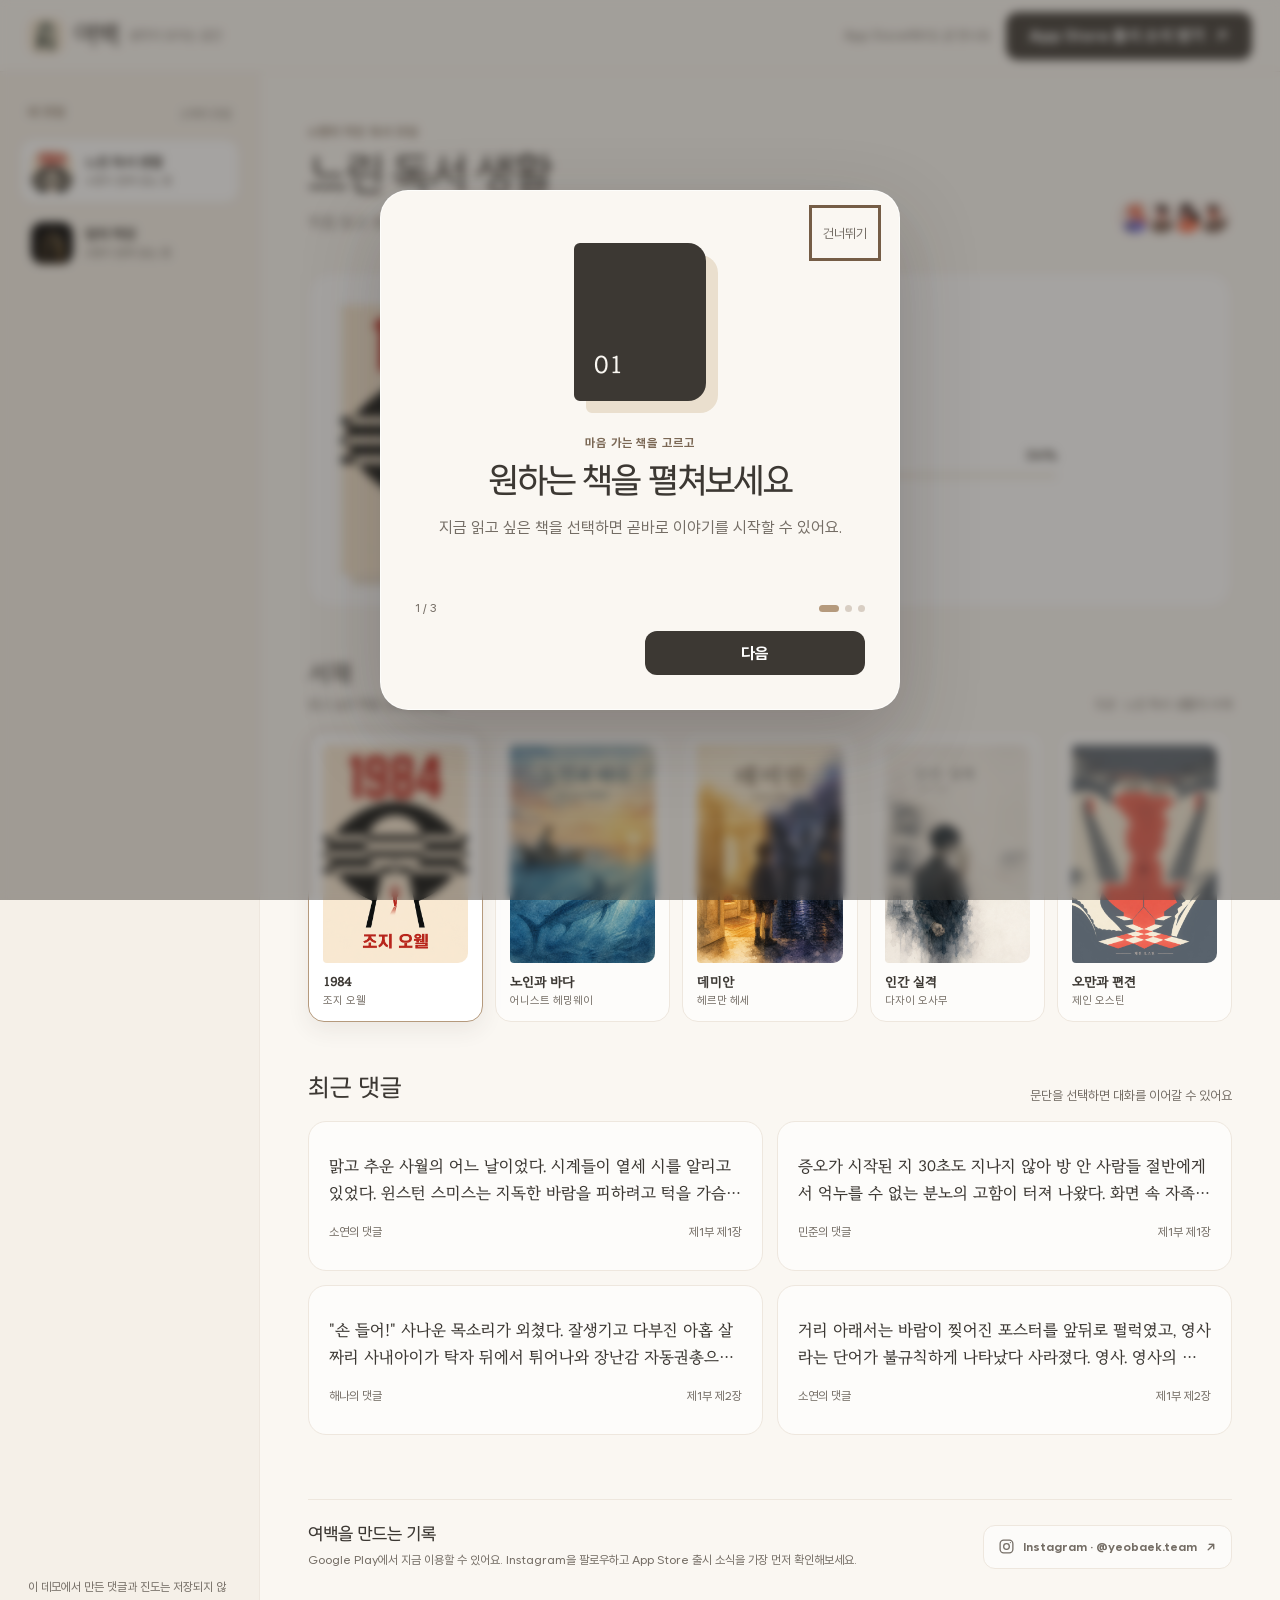
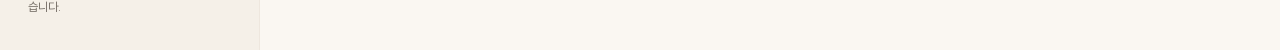
<file: index.html>
<!doctype html>
<html lang="ko">
<head>
  <meta charset="utf-8">
  <meta name="viewport" content="width=device-width, initial-scale=1">
  <meta name="description" content="책을 읽으며 생각을 남기고 나누는 여백의 브라우저 데모">
  <meta name="naver-analytics-id" content="2aa97e3d61f248">
  <title>여백 — 생각이 모이는 공간</title>
  <link rel="icon" type="image/png" sizes="512x512" href="/images/app-icon.png?v=20260901-1">
  <link rel="stylesheet" href="/css/landing.css?v=20260901-1">
</head>
<body>
  <div id="app" class="app-shell" data-view="home">
    <header class="topbar">
      <button class="brand" type="button" data-action="go-home" aria-label="여백 모임 홈으로 이동">
        <img class="brand-icon" src="/images/app-icon.png?v=20260901-1" width="36" height="36" alt="" aria-hidden="true">
        <span class="brand-mark" aria-hidden="true">여백</span>
        <span class="brand-copy">생각이 모이는 공간</span>
      </button>
      <div class="topbar-actions">
        <span id="app-cta-note" class="session-note">App Store에서도 곧 만나요</span>
        <a id="app-cta" class="button button-primary app-cta" href="https://www.instagram.com/yeobaek.team/" target="_blank" rel="noopener noreferrer" data-action="open-app-store-instagram" aria-label="Instagram에서 여백의 App Store 출시 소식 받기">
          <span id="app-cta-label">App Store 출시 소식 받기</span>
          <span aria-hidden="true">↗</span>
        </a>
      </div>
    </header>

    <div id="loading" class="loading-state" role="status">
      <span class="loading-dot" aria-hidden="true"></span>
      책장을 펼치고 있어요
    </div>

    <main id="home-view" class="home-view" hidden>
      <nav class="club-nav" aria-label="내 모임">
        <div class="nav-heading">
          <p class="eyebrow">내 모임</p>
          <p class="nav-count">2개의 모임</p>
        </div>
        <div id="club-list" class="club-list"></div>
        <p class="demo-disclaimer">이 데모에서 만든 댓글과 진도는 저장되지 않습니다.</p>
      </nav>

      <section class="club-home" aria-labelledby="club-title">
        <div class="club-heading">
          <div>
            <p id="club-kicker" class="eyebrow"></p>
            <h1 id="club-title"></h1>
            <p id="club-description" class="club-description"></p>
          </div>
          <div id="member-stack" class="member-stack" aria-label="모임원"></div>
        </div>

        <article class="reading-card">
          <div id="book-cover" class="book-cover" aria-hidden="true"></div>
          <div class="reading-summary">
            <p class="eyebrow">함께 읽는 책</p>
            <h2 id="book-title"></h2>
            <p id="book-meta" class="book-meta"></p>
            <div class="progress-block">
              <div class="progress-label">
                <span>나의 독서 진도</span>
                <strong id="home-progress-text">0%</strong>
              </div>
              <div class="progress-track" aria-hidden="true"><span id="home-progress-bar"></span></div>
            </div>
            <button class="button button-primary" type="button" data-action="start-reading">
              이어서 읽기
              <svg aria-hidden="true" viewBox="0 0 24 24"><path d="m9 18 6-6-6-6"/></svg>
            </button>
          </div>
        </article>

        <section class="book-catalog-section" aria-labelledby="book-catalog-title">
          <div class="section-heading">
            <div>
              <h2 id="book-catalog-title" tabindex="-1">서재</h2>
              <p class="section-description subtle-copy">읽고 싶은 책을 선택해보세요</p>
            </div>
            <span id="book-count" class="subtle-copy"></span>
          </div>
          <div id="book-catalog" class="book-catalog"></div>
        </section>

        <section class="activity-section" aria-labelledby="activity-title">
          <div class="section-heading">
            <h2 id="activity-title">최근 댓글</h2>
            <span class="subtle-copy">문단을 선택하면 대화를 이어갈 수 있어요</span>
          </div>
          <div id="activity-list" class="activity-list"></div>
        </section>

        <footer class="team-proof">
          <div class="team-proof-copy">
            <strong>여백을 만드는 기록</strong>
            <span>Google Play에서 지금 이용할 수 있어요. Instagram을 팔로우하고 App Store 출시 소식을 가장 먼저 확인해보세요.</span>
          </div>
          <a class="instagram-link" href="https://www.instagram.com/yeobaek.team/" target="_blank" rel="noopener noreferrer" data-action="open-instagram" aria-label="Instagram에서 여백 팀의 제작 기록 보기">
            <svg aria-hidden="true" viewBox="0 0 24 24"><rect x="3" y="3" width="18" height="18" rx="5"/><circle cx="12" cy="12" r="4"/><path d="M17.5 6.5h.01"/></svg>
            <span>Instagram · @yeobaek.team</span>
            <span aria-hidden="true">↗</span>
          </a>
        </footer>
      </section>
    </main>

    <main id="reader-view" class="reader-view" hidden>
      <nav class="reader-nav" aria-label="책 목차">
        <button class="back-button" type="button" data-action="go-home">
          <svg aria-hidden="true" viewBox="0 0 24 24"><path d="m15 18-6-6 6-6"/></svg>
          모임으로
        </button>
        <div class="reader-book-meta">
          <div id="reader-cover" class="reader-cover" aria-hidden="true"></div>
          <div><strong id="reader-book-title"></strong><span id="reader-book-author"></span></div>
        </div>
        <div id="chapter-list" class="chapter-list"></div>
      </nav>

      <section class="reading-pane" aria-labelledby="chapter-title">
        <div class="reader-toolbar" aria-label="읽기 설정">
          <button class="mobile-back" type="button" data-action="go-home" aria-label="모임으로 돌아가기">
            <svg aria-hidden="true" viewBox="0 0 24 24"><path d="m15 18-6-6 6-6"/></svg>
          </button>
          <label class="mobile-chapter-select">
            <span>목차</span>
            <select id="mobile-chapter" aria-label="읽을 장 선택"></select>
          </label>
          <div class="reading-progress-control">
            <div class="reading-progress-label">
              <span>독서 진도</span>
              <strong id="reader-progress-text">0%</strong>
            </div>
            <div id="reading-progress" class="reading-progress-track" role="progressbar" aria-label="독서 진행률" aria-valuemin="0" aria-valuemax="100" aria-valuenow="0" aria-valuetext="독서 진행률 0퍼센트">
              <span id="reading-progress-bar"></span>
            </div>
          </div>
          <div class="font-controls" aria-label="본문 글자 크기">
            <span>글자</span>
            <button type="button" data-action="font-decrease" aria-label="본문 글자 작게">가</button>
            <button type="button" data-action="font-increase" aria-label="본문 글자 크게" class="font-large">가</button>
          </div>
        </div>
        <article class="book-page">
          <header class="chapter-heading">
            <p id="chapter-number" class="eyebrow"></p>
            <h1 id="chapter-title" tabindex="-1"></h1>
          </header>
          <div id="passage-list" class="passage-list"></div>
        </article>
      </section>

      <aside id="comment-panel" class="comment-panel" aria-labelledby="comment-heading" aria-hidden="true">
        <div class="comment-panel-header">
          <div>
            <p class="eyebrow">선택한 문단</p>
            <h2 id="comment-heading">함께 남긴 생각</h2>
          </div>
          <button class="icon-button panel-close" type="button" data-action="close-comments" aria-label="댓글 패널 닫기">
            <svg aria-hidden="true" viewBox="0 0 24 24"><path d="m6 6 12 12M18 6 6 18"/></svg>
          </button>
        </div>
        <blockquote id="selected-passage" class="selected-passage"></blockquote>
        <div id="comment-list" class="comment-list"></div>
        <form id="comment-form" class="comment-form">
          <label for="comment-input">내 생각 남기기</label>
          <textarea id="comment-input" rows="3" maxlength="1000" placeholder="이 문단에 당신의 여백을 남겨주세요"></textarea>
          <div class="form-footer">
            <span id="comment-count">0 / 1000</span>
            <div class="form-actions">
              <button id="cancel-edit" class="button button-ghost" type="button" data-action="cancel-edit" hidden>취소</button>
              <button id="submit-comment" class="button button-primary button-small" type="submit" disabled>댓글 남기기</button>
            </div>
          </div>
        </form>
      </aside>
      <button id="panel-scrim" class="panel-scrim" type="button" data-action="close-comments" aria-label="댓글 배경 닫기" tabindex="-1"></button>
    </main>

    <div id="tutorial-backdrop" class="tutorial-backdrop" hidden>
      <section id="tutorial-dialog" class="tutorial-dialog" role="dialog" aria-modal="true" aria-labelledby="tutorial-title" aria-describedby="tutorial-description" tabindex="-1">
        <button id="tutorial-skip" class="tutorial-skip" type="button" data-action="tutorial-close">건너뛰기</button>
        <div id="tutorial-symbol" class="tutorial-symbol" aria-hidden="true"></div>
        <div class="tutorial-copy" aria-live="polite">
          <p id="tutorial-kicker" class="eyebrow"></p>
          <h2 id="tutorial-title" tabindex="-1"></h2>
          <p id="tutorial-description"></p>
        </div>
        <div class="tutorial-progress">
          <span id="tutorial-step-status"></span>
          <div id="tutorial-dots" class="tutorial-dots" aria-hidden="true"></div>
        </div>
        <div class="tutorial-actions">
          <button id="tutorial-previous" class="button button-ghost" type="button" data-action="tutorial-previous">이전</button>
          <button id="tutorial-next" class="button button-primary" type="button" data-action="tutorial-next">다음</button>
        </div>
      </section>
    </div>

    <div id="toast" class="toast" role="status" aria-live="polite" aria-atomic="true"></div>
  </div>
  <script src="/js/analytics.js?v=20260828-2" defer></script>
  <script src="/js/demo.js?v=20260901-2" defer></script>
</body>
</html>
</file>
<file: css/landing.css>
@font-face {
  font-family: "Wanted Sans";
  src: url("/fonts/wanted-sans-regular.ttf") format("truetype");
  font-weight: 400;
  font-display: swap;
}

@font-face {
  font-family: "Wanted Sans";
  src: url("/fonts/wanted-sans-bold.ttf") format("truetype");
  font-weight: 700;
  font-display: swap;
}

@font-face {
  font-family: "Yuhan Kimberly";
  src: url("/fonts/yuhan-kimberly-medium.ttf") format("truetype");
  font-weight: 500 800;
  font-display: swap;
}

@font-face {
  font-family: "RIDI Batang";
  src: url("/fonts/ridi-batang.otf") format("opentype");
  font-weight: 400;
  font-display: swap;
}

:root {
  --paper: #faf7f2;
  --ink: #3c3833;
  --accent: #b59a7d;
  --surface: #fff;
  --soft: #f5f0e8;
  --highlight: #eadfce;
  --line: #eee7de;
  --muted: #746d65;
  --sans: "Wanted Sans", "Pretendard", "Noto Sans KR", system-ui, sans-serif;
  --brand: "Yuhan Kimberly", "Nanum Myeongjo", serif;
  --reader: "RIDI Batang", "KoPub Batang", "Noto Serif KR", serif;
  --reader-size: 19px;
  --focus: #755d46;
}

* { box-sizing: border-box; }
[hidden] { display: none !important; }
html { color-scheme: light; background: var(--paper); }
body { margin: 0; color: var(--ink); background: var(--paper); font-family: var(--sans); }
button, textarea, input, select { font: inherit; }
button { color: inherit; }
button, input[type="range"] { cursor: pointer; }
button:focus-visible, a:focus-visible, textarea:focus-visible, input:focus-visible, select:focus-visible, #chapter-title:focus-visible { outline: 3px solid var(--focus); outline-offset: 3px; }
svg { width: 20px; height: 20px; fill: none; stroke: currentColor; stroke-width: 1.8; stroke-linecap: round; stroke-linejoin: round; }

.app-shell { min-height: 100dvh; }
.topbar { height: 72px; padding: 0 28px; display: flex; align-items: center; justify-content: space-between; border-bottom: 1px solid var(--line); background: color-mix(in srgb, var(--paper) 94%, transparent); position: sticky; top: 0; z-index: 20; backdrop-filter: blur(12px); }
.brand { display: flex; align-items: center; gap: 10px; padding: 8px 0; border: 0; background: none; }
.brand-icon { width: 36px; height: 36px; display: block; border-radius: 10px; }
.brand-mark { font-family: var(--brand); font-size: 26px; font-weight: 700; letter-spacing: -.04em; }
.brand-copy { color: var(--muted); font-size: 13px; }
.topbar-actions { display: flex; align-items: center; gap: 16px; }
.session-note, .subtle-copy { color: var(--muted); font-size: 13px; }
.button { min-height: 44px; padding: 0 18px; display: inline-flex; align-items: center; justify-content: center; gap: 8px; border: 1px solid transparent; border-radius: 12px; font-weight: 650; transition: background 180ms ease, border-color 180ms ease, transform 180ms ease; }
.button-primary { background: var(--ink); color: var(--surface); }
.button-primary:disabled { cursor: not-allowed; opacity: .42; }
.button-ghost { background: transparent; border-color: #d8cec3; }
.button-small { min-height: 40px; padding-inline: 15px; }
.app-cta { min-height: 48px; padding-inline: 22px; font-weight: 750; text-decoration: none; }

.loading-state { min-height: calc(100dvh - 72px); display: flex; gap: 12px; align-items: center; justify-content: center; color: var(--muted); }
.loading-dot { width: 10px; height: 10px; border-radius: 50%; background: var(--accent); animation: breathe 1s ease-in-out infinite alternate; }
@keyframes breathe { to { opacity: .35; transform: scale(.75); } }

.home-view { width: 100%; min-width: 0; min-height: calc(100dvh - 72px); grid-template-columns: 260px minmax(0, 1fr); }
.home-view:not([hidden]) { display: grid; }
.club-nav { min-width: 0; padding: 32px 20px; border-right: 1px solid var(--line); background: var(--soft); display: flex; flex-direction: column; }
.nav-heading { padding: 0 8px 18px; display: flex; justify-content: space-between; align-items: end; }
.eyebrow { margin: 0; color: #7b6855; font-size: 12px; line-height: 1.4; font-weight: 750; letter-spacing: .08em; text-transform: uppercase; }
.nav-count { margin: 0; color: var(--muted); font-size: 12px; }
.club-list { display: grid; gap: 8px; }
.club-button { width: 100%; min-height: 64px; padding: 10px; border: 1px solid transparent; border-radius: 14px; background: transparent; display: grid; grid-template-columns: 42px 1fr; gap: 12px; text-align: left; align-items: center; }
.club-button[aria-current="true"] { background: var(--surface); border-color: var(--line); }
.club-icon { width: 42px; height: 42px; border-radius: 12px; overflow: hidden; display: grid; place-items: center; background: var(--highlight); font-family: var(--brand); font-weight: 700; }
.club-icon img { width: 100%; height: 100%; display: block; object-fit: cover; }
.club-copy { min-width: 0; }
.club-copy strong, .club-copy span { display: block; overflow: hidden; text-overflow: ellipsis; white-space: nowrap; }
.club-copy strong { font-size: 14px; }
.club-copy span { margin-top: 4px; color: var(--muted); font-size: 12px; }
.demo-disclaimer { margin: auto 8px 0; color: var(--muted); font-size: 12px; line-height: 1.65; }
.club-home { width: min(1050px, 100%); min-width: 0; margin: 0 auto; padding: 52px 48px 80px; }
.club-heading { display: flex; justify-content: space-between; gap: 32px; align-items: end; }
.club-heading h1 { margin: 8px 0 6px; font-family: var(--brand); font-size: clamp(30px, 4vw, 44px); letter-spacing: -.04em; }
.club-description { max-width: 620px; margin: 0; color: var(--muted); line-height: 1.7; }
.member-stack { display: flex; flex-direction: row-reverse; justify-content: flex-end; padding-left: 12px; }
.member-avatar { width: 38px; height: 38px; margin-left: -12px; display: grid; place-items: center; overflow: hidden; position: relative; border: 3px solid var(--paper); border-radius: 50%; background: var(--highlight); font-size: 12px; font-weight: 750; }
.member-avatar:nth-child(even) { background: #ded9cf; }
.reading-card { margin-top: 36px; padding: 32px; display: grid; grid-template-columns: 180px minmax(0, 1fr); gap: 36px; align-items: center; border: 1px solid var(--line); border-radius: 24px; background: var(--surface); }
.book-cover { aspect-ratio: 2 / 3; padding: 18px; border-radius: 5px 14px 14px 5px; overflow: hidden; background: var(--ink); color: var(--paper); display: flex; align-items: flex-end; box-shadow: 10px 10px 0 var(--highlight); font-family: var(--reader); font-size: 19px; line-height: 1.45; word-break: keep-all; }
.book-cover.has-image { padding: 0; }
.book-cover img, .book-choice-cover img, .reader-cover img { width: 100%; height: 100%; display: block; object-fit: cover; }
.reading-summary h2 { margin: 8px 0 6px; font-family: var(--reader); font-size: clamp(25px, 3vw, 34px); font-weight: 600; }
.book-meta { margin: 0; color: var(--muted); }
.progress-block { max-width: 500px; margin: 30px 0 22px; }
.progress-label { margin-bottom: 9px; display: flex; justify-content: space-between; font-size: 13px; }
.progress-track { height: 7px; border-radius: 99px; background: var(--soft); overflow: hidden; }
.progress-track span { height: 100%; display: block; border-radius: inherit; background: var(--accent); transition: width 200ms ease; }
.book-catalog-section, .activity-section { margin-top: 52px; }
.section-heading { display: flex; justify-content: space-between; align-items: end; gap: 24px; margin-bottom: 18px; }
.section-heading h2 { margin: 6px 0 0; font-family: var(--brand); font-size: 24px; }
.section-heading h2:first-child { margin-top: 0; }
.section-description { margin: 8px 0 0; }
.book-catalog { display: grid; grid-template-columns: repeat(5, minmax(0, 1fr)); gap: 12px; }
.book-choice { min-width: 0; padding: 14px; border: 1px solid var(--line); border-radius: 16px; background: rgba(255,255,255,.64); text-align: left; transition: border-color 180ms ease, background 180ms ease, transform 180ms ease; }
.book-choice[aria-current="true"] { border-color: var(--accent); background: var(--surface); box-shadow: 0 8px 22px rgba(60,56,51,.08); }
.book-choice-cover { aspect-ratio: 2 / 3; margin-bottom: 13px; padding: 12px; border-radius: 4px 10px 10px 4px; overflow: hidden; display: flex; align-items: flex-end; background: var(--book-tone, var(--ink)); color: var(--paper); font-family: var(--reader); font-size: 13px; line-height: 1.35; word-break: keep-all; }
.book-choice-cover.has-image { padding: 0; }
.book-choice strong, .book-choice span { display: block; overflow: hidden; text-overflow: ellipsis; white-space: nowrap; }
.book-choice strong { font-family: var(--reader); font-size: 13px; }
.book-choice > span:last-child { margin-top: 5px; color: var(--muted); font-size: 11px; }
.book-choice:nth-child(5n+2) { --book-tone: #74665a; }
.book-choice:nth-child(5n+3) { --book-tone: #5d6860; }
.book-choice:nth-child(5n+4) { --book-tone: #6f6062; }
.book-choice:nth-child(5n+5) { --book-tone: #59636d; }
.activity-list { display: grid; grid-template-columns: repeat(2, minmax(0, 1fr)); gap: 14px; }
.activity-card { min-height: 150px; padding: 20px; border: 1px solid var(--line); border-radius: 18px; background: rgba(255,255,255,.64); text-align: left; }
.activity-card blockquote { margin: 0 0 18px; font-family: var(--reader); line-height: 1.7; display: -webkit-box; -webkit-line-clamp: 2; -webkit-box-orient: vertical; overflow: hidden; }
.activity-meta { display: flex; justify-content: space-between; gap: 16px; color: var(--muted); font-size: 12px; }
.team-proof { margin-top: 64px; padding-top: 24px; border-top: 1px solid var(--line); display: flex; align-items: center; justify-content: space-between; gap: 24px; }
.team-proof-copy strong, .team-proof-copy span { display: block; }
.team-proof-copy strong { font-family: var(--brand); font-size: 17px; }
.team-proof-copy span { margin-top: 6px; color: var(--muted); font-size: 12px; line-height: 1.6; }
.instagram-link { min-height: 44px; padding: 0 14px; border: 1px solid var(--line); border-radius: 12px; display: inline-flex; align-items: center; gap: 8px; flex: 0 0 auto; color: var(--muted); background: rgba(255,255,255,.56); text-decoration: none; font-size: 12px; font-weight: 650; transition: color 180ms ease, border-color 180ms ease, background 180ms ease; }
.instagram-link svg { width: 17px; height: 17px; }
.instagram-link:hover { color: var(--ink); border-color: #d8cec3; background: var(--surface); }

.reader-view { min-height: calc(100dvh - 72px); grid-template-columns: 230px minmax(480px, 1fr) 360px; }
.reader-view:not([hidden]) { display: grid; }
.reader-nav { padding: 24px 16px; border-right: 1px solid var(--line); background: var(--soft); }
.back-button, .mobile-back { min-height: 44px; border: 0; background: none; display: inline-flex; align-items: center; gap: 8px; font-weight: 650; }
.reader-book-meta { margin: 22px 4px 28px; display: grid; grid-template-columns: 44px minmax(0, 1fr); gap: 12px; align-items: center; }
.reader-cover { width: 44px; aspect-ratio: 2 / 3; border-radius: 3px 7px 7px 3px; overflow: hidden; background: var(--ink); box-shadow: 4px 4px 0 var(--highlight); }
.reader-book-meta strong, .reader-book-meta span { display: block; overflow: hidden; text-overflow: ellipsis; white-space: nowrap; }
.reader-book-meta strong { font-family: var(--reader); font-size: 13px; }
.reader-book-meta span { margin-top: 4px; color: var(--muted); font-size: 11px; }
.chapter-list { display: grid; gap: 4px; }
.chapter-button { width: 100%; min-height: 48px; padding: 8px 10px; border: 0; border-radius: 10px; background: transparent; display: grid; grid-template-columns: 24px 1fr; gap: 8px; text-align: left; color: var(--muted); }
.chapter-button[aria-current="true"] { color: var(--ink); background: var(--surface); font-weight: 700; }
.chapter-number { color: var(--accent); }
.reading-pane { min-width: 0; background: var(--paper); }
.reader-toolbar { min-height: 68px; padding: 10px 24px; border-bottom: 1px solid var(--line); display: flex; align-items: center; justify-content: space-between; gap: 24px; position: sticky; top: 72px; z-index: 10; background: color-mix(in srgb, var(--paper) 95%, transparent); backdrop-filter: blur(10px); }
.mobile-back { display: none; padding: 0; }
.mobile-chapter-select { display: none; }
.reading-progress-control { flex: 1; max-width: 420px; display: grid; gap: 7px; font-size: 12px; color: var(--muted); }
.reading-progress-label { display: flex; align-items: center; justify-content: space-between; gap: 12px; }
.reading-progress-label span { display: flex; align-items: baseline; gap: 8px; }
.reading-progress-control strong { color: var(--ink); }
.reading-progress-track { height: 7px; border-radius: 99px; background: #e9e1d7; overflow: hidden; }
.reading-progress-track span { width: 0; height: 100%; display: block; border-radius: inherit; background: var(--accent); transition: width 180ms ease; }
.font-controls { display: flex; align-items: center; gap: 5px; color: var(--muted); font-size: 12px; }
.font-controls button { width: 40px; height: 40px; border: 1px solid var(--line); border-radius: 10px; background: var(--surface); font-family: var(--reader); }
.font-controls .font-large { font-size: 18px; }
.book-page { width: min(680px, calc(100% - 56px)); margin: 0 auto; padding: 68px 0 120px; }
.chapter-heading { margin-bottom: 50px; }
.chapter-heading h1 { margin: 10px 0 18px; font-family: var(--reader); font-size: clamp(30px, 4vw, 42px); font-weight: 600; line-height: 1.4; }
.passage-list { display: grid; gap: 10px; font-family: var(--reader); font-size: var(--reader-size); line-height: 2.05; word-break: keep-all; }
.passage { width: calc(100% + 28px); margin-left: -14px; padding: 12px 14px; border: 0; border-left: 3px solid transparent; border-radius: 8px; background: transparent; text-align: left; position: relative; }
.passage.has-comments { text-decoration: underline; text-decoration-color: var(--accent); text-decoration-thickness: 2px; text-underline-offset: 5px; }
.passage[aria-pressed="true"] { background: var(--highlight); border-left-color: var(--accent); text-decoration: none; }
.passage-badge { margin-left: 8px; display: inline-flex; min-width: 23px; height: 23px; padding: 0 7px; align-items: center; justify-content: center; border-radius: 99px; background: var(--surface); color: var(--muted); font: 700 11px/1 var(--sans); text-decoration: none; vertical-align: middle; }
.comment-panel { min-width: 0; padding: 26px 24px; border-left: 1px solid var(--line); background: var(--surface); display: flex; flex-direction: column; max-height: calc(100dvh - 72px); position: sticky; top: 72px; }
.comment-panel[aria-hidden="true"] { opacity: .66; }
.comment-panel-header { display: flex; align-items: start; justify-content: space-between; gap: 16px; }
.comment-panel h2 { margin: 6px 0 0; font-family: var(--brand); font-size: 22px; }
.icon-button { width: 44px; height: 44px; padding: 0; border: 1px solid var(--line); border-radius: 12px; background: var(--surface); display: grid; place-items: center; }
.panel-close { display: none; }
.selected-passage { margin: 22px 0 18px; padding: 15px 16px; border-left: 3px solid var(--accent); background: var(--soft); color: #5b554f; font-family: var(--reader); font-size: 14px; line-height: 1.8; }
.selected-passage:empty::after { content: "본문에서 문단을 선택해 주세요."; font-family: var(--sans); color: var(--muted); }
.comment-list { flex: 1; min-height: 120px; overflow: auto; padding-right: 3px; }
.comment-empty { padding: 24px 0; color: var(--muted); font-size: 13px; line-height: 1.7; text-align: center; }
.comment { padding: 15px 0; border-bottom: 1px solid var(--line); }
.comment.is-targeted { animation: comment-highlight 1800ms ease-out; }
@keyframes comment-highlight {
  from { background: var(--highlight); box-shadow: 0 0 0 8px var(--highlight); }
  to { background: transparent; box-shadow: 0 0 0 0 transparent; }
}
.comment-top { display: flex; justify-content: space-between; gap: 12px; align-items: center; }
.comment-author { display: flex; gap: 8px; align-items: center; font-size: 13px; font-weight: 750; }
.tiny-avatar { width: 26px; height: 26px; display: grid; place-items: center; overflow: hidden; position: relative; border-radius: 50%; background: var(--highlight); font-size: 10px; }
.member-avatar img, .tiny-avatar img { width: 100%; height: 100%; display: block; position: absolute; inset: 0; object-fit: cover; }
.comment-actions { display: flex; }
.comment-actions button { min-width: 40px; min-height: 36px; border: 0; background: none; color: var(--muted); font-size: 11px; }
.comment p { margin: 10px 0 0; font-size: 14px; line-height: 1.7; white-space: pre-wrap; }
.comment-form { margin-top: 18px; padding-top: 18px; border-top: 1px solid var(--line); }
.comment-form label { display: block; margin-bottom: 9px; font-size: 13px; font-weight: 750; }
.comment-form textarea { width: 100%; resize: vertical; min-height: 86px; padding: 12px; border: 1px solid #d8cec3; border-radius: 12px; color: var(--ink); background: var(--paper); line-height: 1.55; }
.form-footer { margin-top: 8px; display: flex; align-items: center; justify-content: space-between; gap: 12px; color: var(--muted); font-size: 11px; }
.form-actions { display: flex; gap: 6px; }
.panel-scrim { display: none; }
.tutorial-backdrop { padding: 24px; position: fixed; inset: 0; z-index: 120; display: grid; place-items: center; background: rgba(60,56,51,.46); backdrop-filter: blur(5px); }
.tutorial-dialog { width: min(520px, 100%); min-height: 520px; padding: 34px; border: 1px solid rgba(255,255,255,.72); border-radius: 28px; background: var(--paper); box-shadow: 0 28px 80px rgba(40,35,30,.24); position: relative; display: flex; flex-direction: column; }
.tutorial-skip { min-height: 44px; padding: 0 8px; border: 0; background: transparent; color: var(--muted); position: absolute; top: 20px; right: 24px; font-size: 13px; }
.tutorial-symbol { width: 132px; height: 158px; margin: 18px auto 34px; padding: 20px; border-radius: 6px 18px 18px 6px; display: grid; place-items: end start; background: var(--ink); color: var(--paper); box-shadow: 12px 12px 0 var(--highlight); font-family: var(--reader); font-size: 26px; line-height: 1.2; transition: background 180ms ease, transform 180ms ease; }
.tutorial-dialog[data-step="1"] .tutorial-symbol { background: #5d6860; transform: rotate(1.5deg); }
.tutorial-dialog[data-step="2"] .tutorial-symbol { background: #6f6062; transform: rotate(-1.5deg); }
.tutorial-copy { text-align: center; }
.tutorial-copy h2 { margin: 9px 0 12px; font-family: var(--brand); font-size: clamp(26px, 5vw, 34px); letter-spacing: -.035em; }
.tutorial-copy > p:last-child { max-width: 410px; margin: 0 auto; color: var(--muted); line-height: 1.75; word-break: keep-all; }
.tutorial-progress { margin-top: auto; padding-top: 32px; display: flex; align-items: center; justify-content: space-between; color: var(--muted); font-size: 12px; }
.tutorial-dots { display: flex; gap: 6px; }
.tutorial-dot { width: 7px; height: 7px; border-radius: 50%; background: #d8cec3; }
.tutorial-dot.is-current { width: 20px; border-radius: 99px; background: var(--accent); }
.tutorial-actions { margin-top: 16px; display: grid; grid-template-columns: 1fr 1fr; gap: 10px; }
.tutorial-actions #tutorial-next { grid-column: 2; }
.toast { max-width: min(420px, calc(100vw - 32px)); padding: 12px 16px; border: 1px solid var(--line); border-radius: 12px; background: var(--ink); color: var(--surface); position: fixed; left: 50%; bottom: 24px; z-index: 100; transform: translate(-50%, 20px); opacity: 0; pointer-events: none; font-size: 13px; transition: opacity 180ms ease, transform 180ms ease; }
.toast.is-visible { opacity: 1; transform: translate(-50%, 0); }

@media (hover: hover) {
  .button:not(:disabled):hover { transform: translateY(-1px); }
  .button-primary:hover { background: #514b44; }
  .button-ghost:hover, .club-button:hover, .chapter-button:hover { background: var(--surface); border-color: var(--line); }
  .passage:hover { background: color-mix(in srgb, var(--highlight) 45%, transparent); }
  .activity-card:hover { border-color: var(--accent); }
}

@media (max-width: 1100px) {
  .reader-view { grid-template-columns: 205px minmax(460px, 1fr) 320px; }
  .comment-panel { padding-inline: 18px; }
}

@media (max-width: 1000px) {
  .book-catalog { grid-template-columns: repeat(3, minmax(0, 1fr)); }
  .reader-view { grid-template-columns: 190px minmax(0, 1fr); }
  .comment-panel { width: min(430px, 100vw); height: min(78dvh, 680px); max-height: none; padding: 22px 20px max(22px, env(safe-area-inset-bottom)); border: 0; border-radius: 24px 24px 0 0; position: fixed; left: auto; right: 0; top: auto; bottom: 0; z-index: 50; transform: translateY(105%); opacity: 1; transition: transform 220ms ease; }
  .comment-panel.is-open { transform: translateY(0); }
  .panel-close { display: grid; }
  .panel-scrim { width: 100%; height: 100%; padding: 0; border: 0; background: rgba(60,56,51,.32); position: fixed; inset: 0; z-index: 40; opacity: 0; pointer-events: none; transition: opacity 220ms ease; }
  .panel-scrim.is-open { display: block; opacity: 1; pointer-events: auto; }
}

@media (max-width: 700px) {
  .topbar { height: 62px; padding: 0 16px; }
  .brand-copy, .session-note { display: none; }
  .button-ghost { min-height: 40px; padding-inline: 12px; font-size: 12px; }
  .app-cta { min-height: 44px; padding-inline: 16px; font-size: 13px; }
  .home-view { min-height: calc(100dvh - 62px); grid-template-columns: 1fr; }
  .club-nav { padding: 18px 16px 0; border: 0; background: var(--paper); display: block; }
  .nav-heading { padding: 0 0 10px; }
  .club-list { width: 100%; min-width: 0; display: flex; overflow-x: auto; padding-bottom: 4px; scroll-snap-type: x mandatory; }
  .club-button { min-width: 215px; background: var(--soft); scroll-snap-align: start; }
  .club-button[aria-current="true"] { border-color: var(--accent); }
  .demo-disclaimer { margin: 14px 0 0; }
  .club-home { padding: 32px 16px 64px; }
  .club-heading { display: block; }
  .member-stack { margin-top: 18px; justify-content: flex-end; }
  .reading-card { margin-top: 24px; padding: 22px; grid-template-columns: 105px minmax(0, 1fr); gap: 22px; border-radius: 20px; }
  .book-cover { padding: 12px; font-size: 14px; box-shadow: 7px 7px 0 var(--highlight); }
  .reading-summary h2 { font-size: 21px; }
  .progress-block { margin: 20px 0 16px; }
  .book-catalog-section, .activity-section { margin-top: 42px; }
  .section-heading { display: block; }
  .section-heading .subtle-copy { display: block; margin-top: 8px; }
  .book-catalog { display: flex; overflow-x: auto; margin-inline: -16px; padding: 0 16px 8px; scroll-snap-type: x mandatory; }
  .book-choice { min-width: 142px; scroll-snap-align: start; }
  .activity-list { grid-template-columns: 1fr; }
  .team-proof { margin-top: 48px; align-items: flex-start; flex-direction: column; gap: 16px; }
  .instagram-link { width: 100%; justify-content: center; }
  .reader-view { min-height: calc(100dvh - 62px); }
  .reader-view:not([hidden]) { display: block !important; }
  .reader-nav { display: none; }
  .reader-toolbar { min-height: 62px; padding: 9px 16px; top: 62px; gap: 12px; }
  .mobile-back { display: inline-flex; min-width: 44px; }
  .mobile-chapter-select { min-width: 0; display: grid; grid-template-columns: auto minmax(0, 1fr); gap: 8px; align-items: center; color: var(--muted); font-size: 12px; }
  .mobile-chapter-select select { min-width: 0; height: 40px; padding: 0 30px 0 10px; border: 1px solid var(--line); border-radius: 10px; color: var(--ink); background: var(--surface); }
  .reader-toolbar { flex-wrap: wrap; }
  .reading-progress-control { order: 4; flex-basis: 100%; max-width: none; display: block; }
  .reading-progress-label { margin-bottom: 5px; }
  .font-controls > span { display: none; }
  .book-page { width: calc(100% - 36px); padding: 44px 0 100px; }
  .chapter-heading { margin-bottom: 36px; }
  .chapter-heading h1 { font-size: 29px; }
  .passage-list { font-size: var(--reader-size); line-height: 1.95; }
  .passage { width: calc(100% + 16px); margin-left: -8px; padding-inline: 8px; }
}

@media (max-width: 430px) {
  .reading-card { grid-template-columns: 86px minmax(0, 1fr); gap: 18px; padding: 18px; }
  .reading-summary .eyebrow, .book-meta { font-size: 11px; }
  .reading-summary h2 { margin-top: 5px; }
  .reading-summary .button { width: 100%; padding-inline: 8px; font-size: 13px; }
  .font-controls button { width: 36px; height: 36px; }
  .tutorial-backdrop { padding: 12px; align-items: end; }
  .tutorial-dialog { min-height: min(610px, calc(100dvh - 24px)); padding: 30px 22px 22px; border-radius: 26px; }
  .tutorial-symbol { width: 112px; height: 136px; margin-top: 12px; margin-bottom: 28px; }
  .tutorial-skip { top: 14px; right: 16px; }
}

@media (prefers-reduced-motion: reduce) {
  *, *::before, *::after { scroll-behavior: auto !important; animation-duration: .01ms !important; animation-iteration-count: 1 !important; transition-duration: .01ms !important; }
}
</file>
